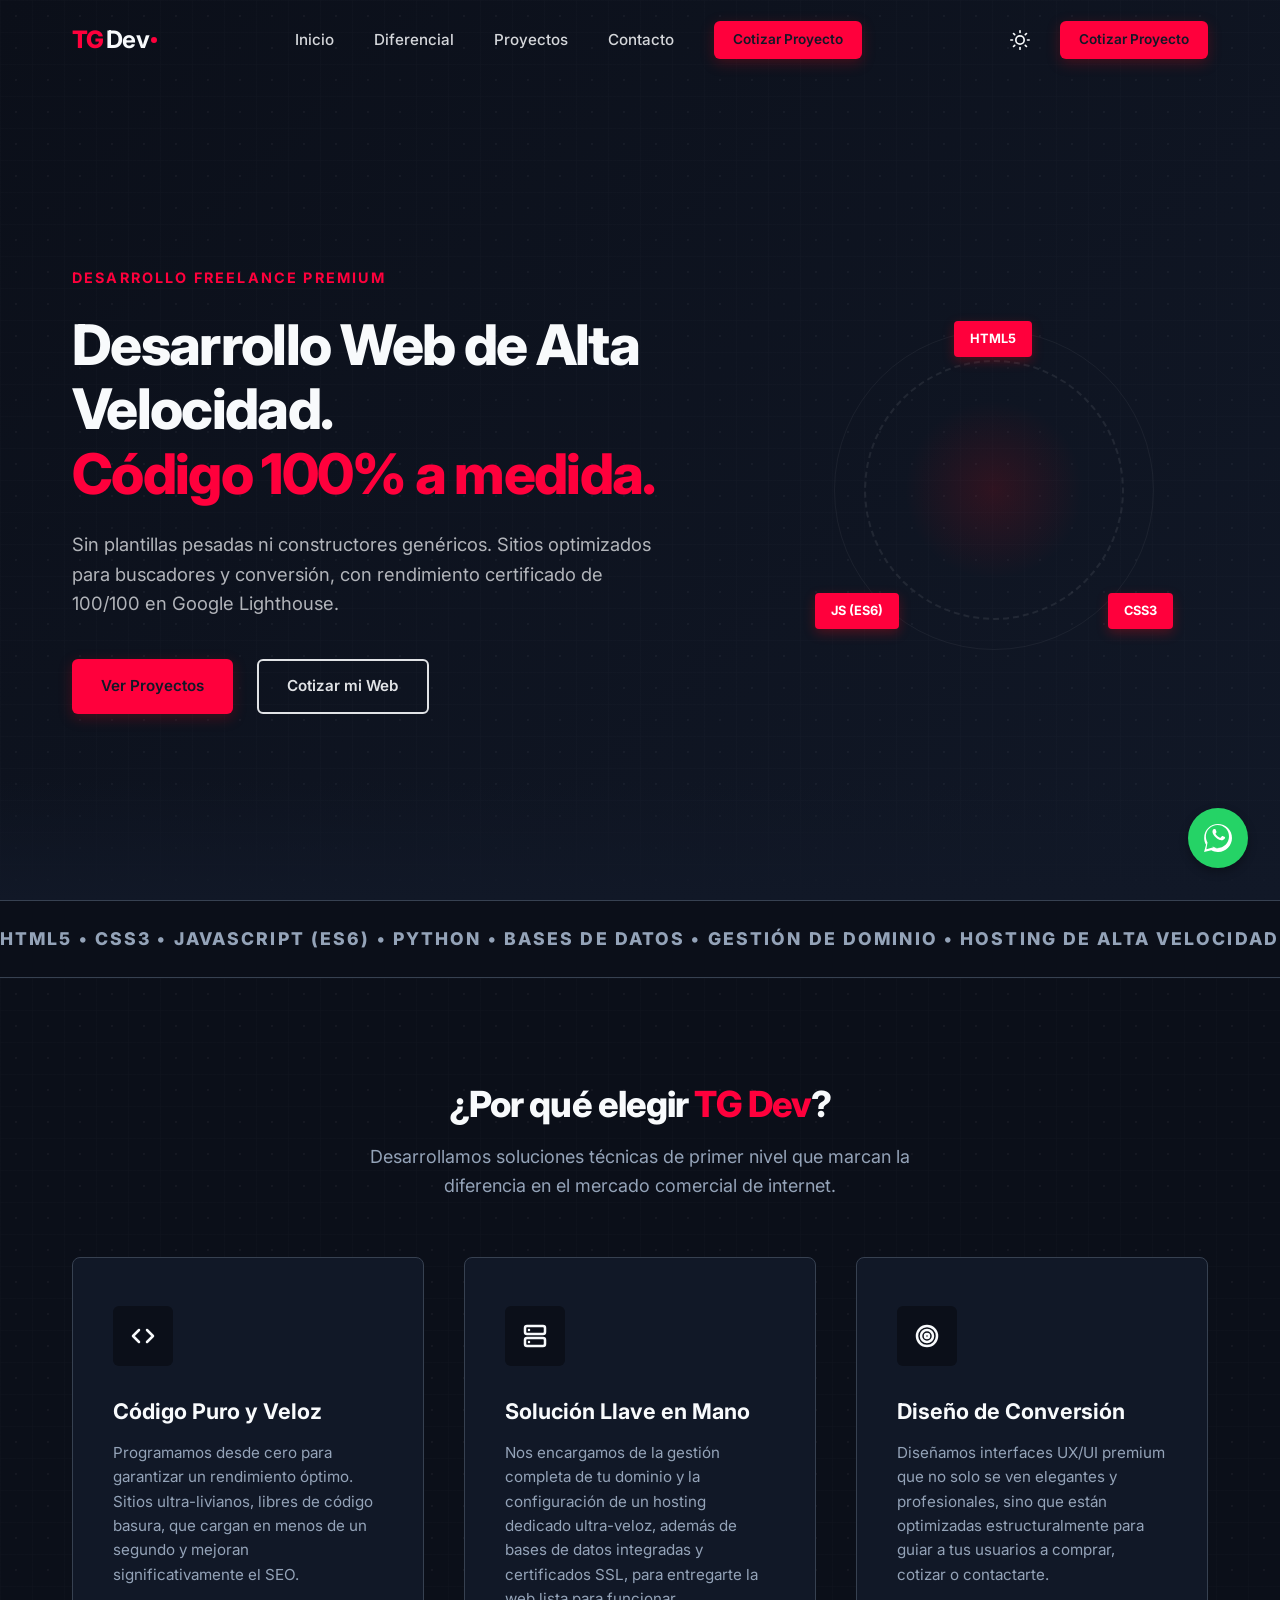
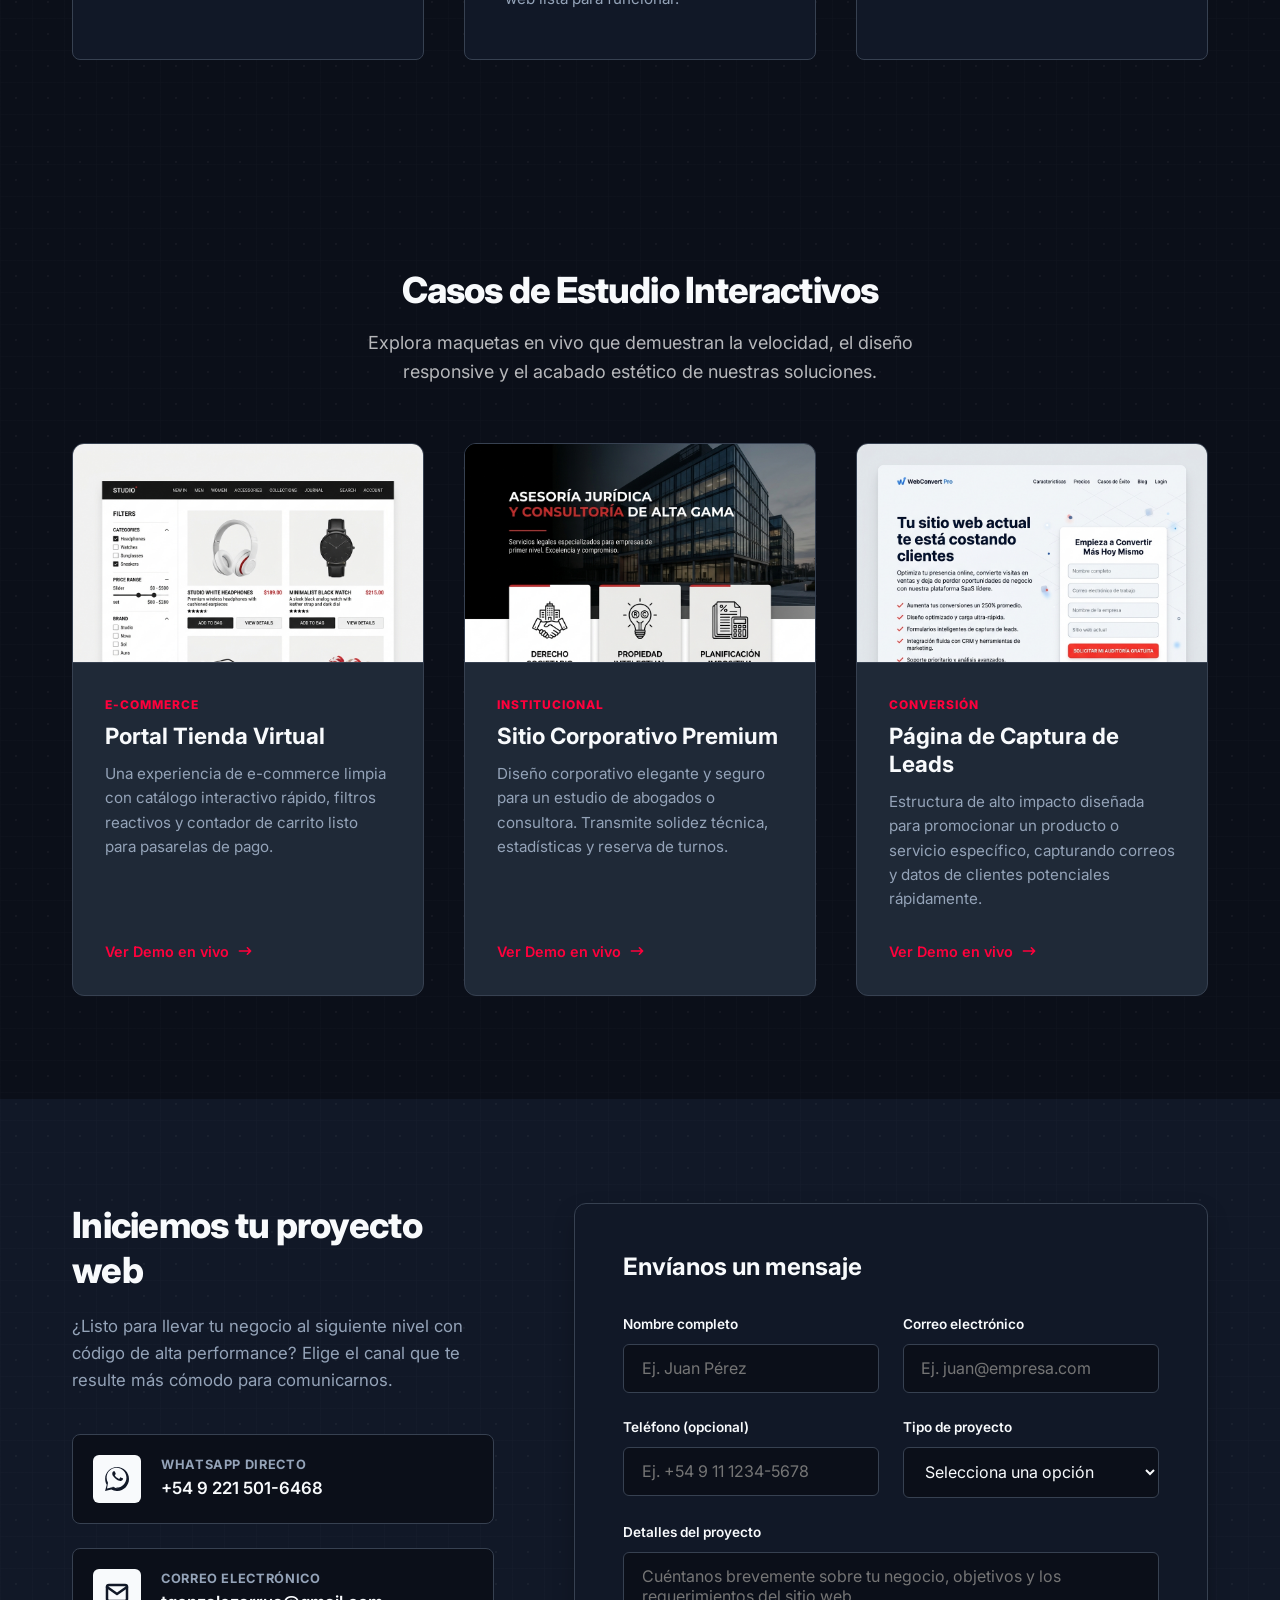
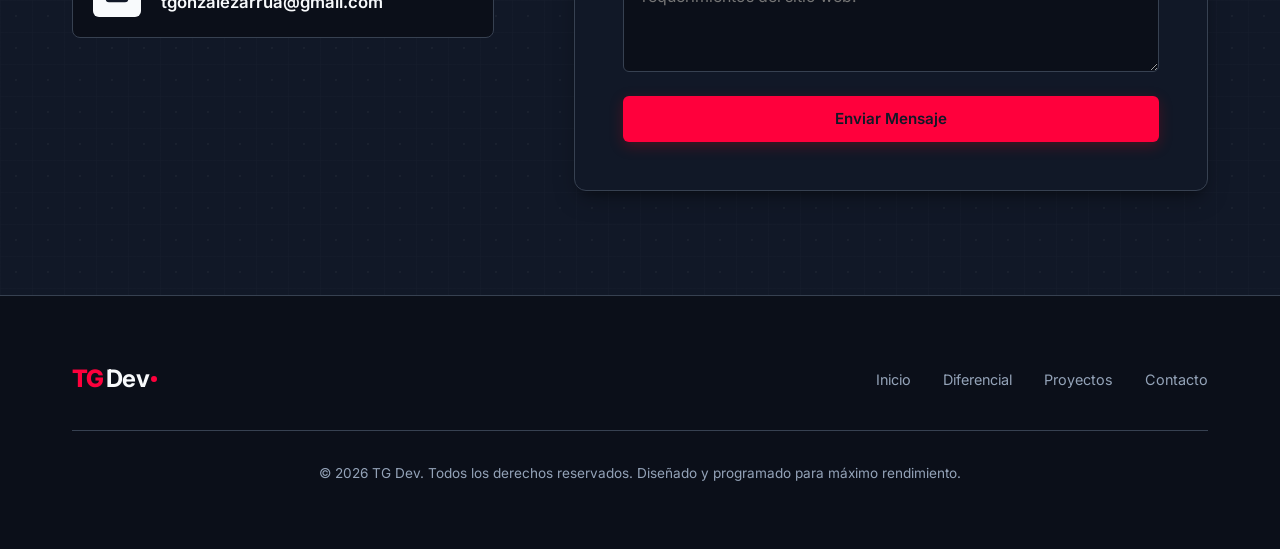
<file: index.html>
<!DOCTYPE html>
<html lang="es">
<head>
  <meta charset="UTF-8">
  <meta name="viewport" content="width=device-width, initial-scale=1.0">
  <meta name="description" content="Sitios web freelance a medida en código puro para el máximo rendimiento y conversión. Soluciones llave en mano de hosting, base de datos y diseño premium en TG Dev.">
  <meta name="robots" content="index, follow">
  <title>TG Dev | Desarrollo Web de Alta Velocidad y Código a Medida</title>
  
  <!-- Preconnect Google Fonts for Performance -->
  <link rel="preconnect" href="https://fonts.googleapis.com">
  <link rel="preconnect" href="https://fonts.gstatic.com" crossorigin>
  <link href="https://fonts.googleapis.com/css2?family=Inter:wght@300;400;500;600;700;800&display=swap" rel="stylesheet">
  
  <!-- Global Stylesheet -->
  <link rel="stylesheet" href="styles.css">
</head>
<body>

  <!-- Header / Navigation -->
  <header class="header">
    <div class="container nav-container">
      <a href="#" class="logo" id="header-logo">
        <span class="logo-brand">TG</span><span class="logo-name">Dev</span><span class="logo-dot"></span>
      </a>
      
      <!-- Nav menu -->
      <ul class="nav-menu" id="nav-menu">
        <li><a href="#" class="nav-link">Inicio</a></li>
        <li><a href="#diferencial" class="nav-link">Diferencial</a></li>
        <li><a href="#proyectos" class="nav-link">Proyectos</a></li>
        <li><a href="#contacto" class="nav-link">Contacto</a></li>
        <li class="mobile-nav-cta">
          <a href="#contacto" class="btn btn-primary btn-small">Cotizar Proyecto</a>
        </li>
      </ul>
      
      <!-- Theme Toggle & CTA Container -->
      <div class="nav-actions">
        <button class="theme-toggle" id="theme-toggle" aria-label="Cambiar tema (Modo Claro / Oscuro)">
          <svg class="sun-icon" width="20" height="20" viewBox="0 0 24 24" fill="none" stroke="currentColor" stroke-width="2" stroke-linecap="round" stroke-linejoin="round">
            <circle cx="12" cy="12" r="5"></circle>
            <line x1="12" y1="1" x2="12" y2="3"></line>
            <line x1="12" y1="21" x2="12" y2="23"></line>
            <line x1="4.22" y1="4.22" x2="5.64" y2="5.64"></line>
            <line x1="18.36" y1="18.36" x2="19.78" y2="19.78"></line>
            <line x1="1" y1="12" x2="3" y2="12"></line>
            <line x1="21" y1="12" x2="23" y2="12"></line>
            <line x1="4.22" y1="19.78" x2="5.64" y2="18.36"></line>
            <line x1="18.36" y1="5.64" x2="19.78" y2="4.22"></line>
          </svg>
          <svg class="moon-icon" width="20" height="20" viewBox="0 0 24 24" fill="none" stroke="currentColor" stroke-width="2" stroke-linecap="round" stroke-linejoin="round">
            <path d="M21 12.79A9 9 0 1 1 11.21 3 7 7 0 0 0 21 12.79z"></path>
          </svg>
        </button>
        <div class="nav-cta">
          <a href="#contacto" class="btn btn-primary btn-small">Cotizar Proyecto</a>
        </div>
      </div>
      
      <!-- Mobile hamburger toggle button -->
      <button class="mobile-toggle" aria-label="Abrir menú de navegación" aria-expanded="false" id="mobile-nav-toggle">
        <span></span>
        <span></span>
        <span></span>
      </button>
    </div>
  </header>

  <!-- Hero Section -->
  <section class="hero" id="inicio">
    <div class="container hero-grid">
      <div class="hero-content">
        <span class="hero-tagline">Desarrollo Freelance Premium</span>
        <h1 class="hero-title">
          Desarrollo Web de Alta Velocidad.<br>
          <span class="text-accent">Código 100% a medida.</span>
        </h1>
        <p class="hero-description">
          Sin plantillas pesadas ni constructores genéricos. Sitios optimizados para buscadores y conversión, con rendimiento certificado de 100/100 en Google Lighthouse.
        </p>
        <div class="hero-actions">
          <a href="#proyectos" class="btn btn-primary">Ver Proyectos</a>
          <a href="#contacto" class="btn btn-secondary">Cotizar mi Web</a>
        </div>
      </div>
      
      <div class="hero-visual" aria-hidden="true">
        <!-- Interactive Tech Node graphic -->
        <div class="tech-circle">
          <div class="tech-node node-1">HTML5</div>
          <div class="tech-node node-2">CSS3</div>
          <div class="tech-node node-3">JS (ES6)</div>
        </div>
      </div>
    </div>
  </section>

  <!-- Infinite Marquee Section -->
  <section class="marquee-section" aria-label="Tecnologías destacadas">
    <div class="marquee-container">
      <div class="marquee-content">
        <span>HTML5 &bull; CSS3 &bull; JavaScript (ES6) &bull; Python &bull; Bases de Datos &bull; Gestión de Dominio &bull; Hosting de Alta Velocidad &nbsp;&nbsp;&nbsp;&bull;&nbsp;&nbsp;&nbsp;</span>
        <span>HTML5 &bull; CSS3 &bull; JavaScript (ES6) &bull; Python &bull; Bases de Datos &bull; Gestión de Dominio &bull; Hosting de Alta Velocidad &nbsp;&nbsp;&nbsp;&bull;&nbsp;&nbsp;&nbsp;</span>
      </div>
    </div>
  </section>

  <!-- Technical Differential Section -->
  <section class="section-padding bg-offset" id="diferencial">
    <div class="container">
      <h2 class="section-title">¿Por qué elegir <span class="text-accent">TG Dev</span>?</h2>
      <p class="section-subtitle">
        Desarrollamos soluciones técnicas de primer nivel que marcan la diferencia en el mercado comercial de internet.
      </p>
      
      <div class="differential-grid reveal-stagger">
        <!-- Column 1: Speed & Clean code -->
        <article class="diff-card">
          <div class="diff-icon-wrapper" aria-hidden="true">
            <!-- Code/Terminal SVG Icon -->
            <svg width="24" height="24" viewBox="0 0 24 24" fill="none" stroke="currentColor" stroke-width="2.5" stroke-linecap="round" stroke-linejoin="round">
              <polyline points="16 18 22 12 16 6"></polyline>
              <polyline points="8 6 2 12 8 18"></polyline>
            </svg>
          </div>
          <h3>Código Puro y Veloz</h3>
          <p>
            Programamos desde cero para garantizar un rendimiento óptimo. Sitios ultra-livianos, libres de código basura, que cargan en menos de un segundo y mejoran significativamente el SEO.
          </p>
        </article>

        <!-- Column 2: Full-Stack Solution -->
        <article class="diff-card">
          <div class="diff-icon-wrapper" aria-hidden="true">
            <!-- Server/Cloud SVG Icon -->
            <svg width="24" height="24" viewBox="0 0 24 24" fill="none" stroke="currentColor" stroke-width="2.5" stroke-linecap="round" stroke-linejoin="round">
              <rect x="2" y="2" width="20" height="8" rx="2" ry="2"></rect>
              <rect x="2" y="14" width="20" height="8" rx="2" ry="2"></rect>
              <line x1="6" y1="6" x2="6.01" y2="6"></line>
              <line x1="6" y1="18" x2="6.01" y2="18"></line>
            </svg>
          </div>
          <h3>Solución Llave en Mano</h3>
          <p>
            Nos encargamos de la gestión completa de tu dominio y la configuración de un hosting dedicado ultra-veloz, además de bases de datos integradas y certificados SSL, para entregarte la web lista para funcionar.
          </p>
        </article>

        <!-- Column 3: Conversion Design -->
        <article class="diff-card">
          <div class="diff-icon-wrapper" aria-hidden="true">
            <!-- Target SVG Icon -->
            <svg width="24" height="24" viewBox="0 0 24 24" fill="none" stroke="currentColor" stroke-width="2.5" stroke-linecap="round" stroke-linejoin="round">
              <circle cx="12" cy="12" r="10"></circle>
              <circle cx="12" cy="12" r="6"></circle>
              <circle cx="12" cy="12" r="2"></circle>
            </svg>
          </div>
          <h3>Diseño de Conversión</h3>
          <p>
            Diseñamos interfaces UX/UI premium que no solo se ven elegantes y profesionales, sino que están optimizadas estructuralmente para guiar a tus usuarios a comprar, cotizar o contactarte.
          </p>
        </article>
      </div>
    </div>
  </section>

  <!-- Interactive Project Showcase Section -->
  <section class="section-padding bg-dark" id="proyectos">
    <div class="container">
      <h2 class="section-title">Casos de Estudio Interactivos</h2>
      <p class="section-subtitle" style="color: rgba(255,255,255,0.7);">
        Explora maquetas en vivo que demuestran la velocidad, el diseño responsive y el acabado estético de nuestras soluciones.
      </p>
      
      <div class="showcase-grid reveal-stagger">
        <!-- E-Commerce Card -->
        <article class="showcase-card">
          <div class="showcase-img-container">
            <img src="assets/img/ecommerce-preview.png" alt="Previsualización de la tienda online ficticia" class="showcase-img" loading="lazy">
          </div>
          <div class="showcase-content">
            <span class="showcase-category">E-Commerce</span>
            <h3>Portal Tienda Virtual</h3>
            <p>Una experiencia de e-commerce limpia con catálogo interactivo rápido, filtros reactivos y contador de carrito listo para pasarelas de pago.</p>
            <a href="demo-ecommerce.html" class="showcase-link">
              Ver Demo en vivo
              <svg viewBox="0 0 20 20" aria-hidden="true">
                <path fill-rule="evenodd" d="M12.293 5.293a1 1 0 011.414 0l4 4a1 1 0 010 1.414l-4 4a1 1 0 01-1.414-1.414L14.586 11H3a1 1 0 110-2h11.586l-2.293-2.293a1 1 0 010-1.414z" clip-rule="evenodd"></path>
              </svg>
            </a>
          </div>
        </article>

        <!-- Institutional Card -->
        <article class="showcase-card">
          <div class="showcase-img-container">
            <img src="assets/img/institucional-preview.png" alt="Previsualización del sitio corporativo ficticio" class="showcase-img" loading="lazy">
          </div>
          <div class="showcase-content">
            <span class="showcase-category">Institucional</span>
            <h3>Sitio Corporativo Premium</h3>
            <p>Diseño corporativo elegante y seguro para un estudio de abogados o consultora. Transmite solidez técnica, estadísticas y reserva de turnos.</p>
            <a href="demo-institucional.html" class="showcase-link">
              Ver Demo en vivo
              <svg viewBox="0 0 20 20" aria-hidden="true">
                <path fill-rule="evenodd" d="M12.293 5.293a1 1 0 011.414 0l4 4a1 1 0 010 1.414l-4 4a1 1 0 01-1.414-1.414L14.586 11H3a1 1 0 110-2h11.586l-2.293-2.293a1 1 0 010-1.414z" clip-rule="evenodd"></path>
              </svg>
            </a>
          </div>
        </article>

        <!-- Landing Page Card -->
        <article class="showcase-card">
          <div class="showcase-img-container">
            <img src="assets/img/landing-preview.png" alt="Previsualización de la landing page de captura" class="showcase-img" loading="lazy">
          </div>
          <div class="showcase-content">
            <span class="showcase-category">Conversión</span>
            <h3>Página de Captura de Leads</h3>
            <p>Estructura de alto impacto diseñada para promocionar un producto o servicio específico, capturando correos y datos de clientes potenciales rápidamente.</p>
            <a href="demo-landing.html" class="showcase-link">
              Ver Demo en vivo
              <svg viewBox="0 0 20 20" aria-hidden="true">
                <path fill-rule="evenodd" d="M12.293 5.293a1 1 0 011.414 0l4 4a1 1 0 010 1.414l-4 4a1 1 0 01-1.414-1.414L14.586 11H3a1 1 0 110-2h11.586l-2.293-2.293a1 1 0 010-1.414z" clip-rule="evenodd"></path>
              </svg>
            </a>
          </div>
        </article>
      </div>
    </div>
  </section>

  <!-- Contact & Call to Action Section -->
  <section class="section-padding" id="contacto">
    <div class="container contact-grid">
      
      <!-- Left Column: Contact Channels -->
      <div class="contact-info reveal">
        <h2>Iniciemos tu proyecto web</h2>
        <p>
          ¿Listo para llevar tu negocio al siguiente nivel con código de alta performance? Elige el canal que te resulte más cómodo para comunicarnos.
        </p>
        
        <div class="contact-channels">
          <!-- WhatsApp Channel -->
          <a href="https://wa.me/5492215016468" class="channel-card whatsapp" target="_blank" rel="noopener noreferrer">
            <div class="channel-icon" aria-hidden="true">
              <!-- WhatsApp SVG -->
              <svg width="24" height="24" viewBox="0 0 24 24" fill="currentColor">
                <path d="M.057 24l1.687-6.163c-1.041-1.804-1.588-3.849-1.587-5.946C.06 5.348 5.397.01 12.008.01c3.202.001 6.212 1.246 8.477 3.514 2.266 2.268 3.507 5.28 3.505 8.484-.004 6.657-5.34 11.997-11.953 11.997-2.005-.001-3.973-.502-5.73-1.464L0 24zm6.59-4.846c1.6.95 3.197 1.451 4.838 1.453 5.485 0 9.94-4.447 9.943-9.919.002-2.65-1.02-5.143-2.88-7.009C16.69 1.815 14.205.793 11.562.793c-5.487 0-9.943 4.449-9.946 9.92-.001 1.774.475 3.498 1.38 5.061L2.03 21.57l6.196-1.625c1.472.802 3.125 1.222 4.79 1.222.001 0 0 0 .001 0zm11.367-7.794c-.302-.151-1.786-.881-2.062-.981-.277-.1-.478-.151-.68.151-.202.302-.782.981-.956 1.181-.176.2-.353.226-.655.076-1.537-.767-2.664-1.333-3.738-3.178-.285-.488.285-.453.816-1.513.088-.176.044-.328-.022-.479-.066-.151-.58-1.4-.796-1.92-.211-.508-.425-.439-.58-.446-.151-.008-.323-.009-.494-.009-.171 0-.45.064-.686.321-.236.257-.902.881-.902 2.148s.922 2.493 1.05 2.661c.126.168 1.814 2.769 4.398 3.882.615.264 1.094.422 1.468.541.618.196 1.18.169 1.625.1.497-.077 1.786-.731 2.038-1.44.252-.708.252-1.314.177-1.44-.075-.127-.277-.202-.58-.352z"/>
              </svg>
            </div>
            <div class="channel-details">
              <span class="channel-label">WhatsApp Directo</span>
              <span class="channel-value">+54 9 221 501-6468</span>
            </div>
          </a>
          
          <!-- Email Channel -->
          <a href="mailto:tgonzalezarrua@gmail.com" class="channel-card email">
            <div class="channel-icon" aria-hidden="true">
              <!-- Envelope SVG -->
              <svg width="24" height="24" viewBox="0 0 24 24" fill="none" stroke="currentColor" stroke-width="2.5" stroke-linecap="round" stroke-linejoin="round">
                <path d="M4 4h16c1.1 0 2 .9 2 2v12c0 1.1-.9 2-2 2H4c-1.1 0-2-.9-2-2V6c0-1.1.9-2 2-2z"></path>
                <polyline points="22,6 12,13 2,6"></polyline>
              </svg>
            </div>
            <div class="channel-details">
              <span class="channel-label">Correo Electrónico</span>
              <span class="channel-value">tgonzalezarrua@gmail.com</span>
            </div>
          </a>
        </div>
      </div>
      
      <!-- Right Column: Netlify Contact Form -->
      <div class="contact-form-wrapper reveal">
        <h3 class="contact-form-title">Envíanos un mensaje</h3>
        
        <!-- Netlify Form Setup -->
        <form name="contact" method="POST" data-netlify="true" netlify-honeypot="bot-field" id="contact-form">
          <input type="hidden" name="form-name" value="contact" />
          <p style="display:none">
            <label>Don't fill this out if you're human: <input name="bot-field" /></label>
          </p>
          
          <div class="form-row">
            <div class="form-group">
              <label for="name" class="form-label">Nombre completo</label>
              <input type="text" name="name" id="name" class="form-input" placeholder="Ej. Juan Pérez" required>
            </div>
            <div class="form-group">
              <label for="email" class="form-label">Correo electrónico</label>
              <input type="email" name="email" id="email" class="form-input" placeholder="Ej. juan@empresa.com" required>
            </div>
          </div>
          
          <div class="form-row">
            <div class="form-group">
              <label for="phone" class="form-label">Teléfono (opcional)</label>
              <input type="tel" name="phone" id="phone" class="form-input" placeholder="Ej. +54 9 11 1234-5678">
            </div>
            <div class="form-group">
              <label for="project-type" class="form-label">Tipo de proyecto</label>
              <select name="project-type" id="project-type" class="form-input" required>
                <option value="" disabled selected>Selecciona una opción</option>
                <option value="ecommerce">Tienda Online / E-commerce</option>
                <option value="institutional">Web Corporativa / Institucional</option>
                <option value="landing">Landing Page de Captura</option>
                <option value="custom">Desarrollo Web Personalizado</option>
              </select>
            </div>
          </div>
          
          <div class="form-group">
            <label for="message" class="form-label">Detalles del proyecto</label>
            <textarea name="message" id="message" class="form-input" placeholder="Cuéntanos brevemente sobre tu negocio, objetivos y los requerimientos del sitio web." required></textarea>
          </div>
          
          <button type="submit" class="btn btn-primary" style="width:100%;">Enviar Mensaje</button>
          
          <div id="contact-status" class="form-status" aria-live="polite"></div>
        </form>
      </div>
      
    </div>
  </section>

  <!-- Footer -->
  <footer class="footer">
    <div class="container">
      <div class="footer-content">
        <a href="#" class="logo footer-logo">
          <span class="logo-brand">TG</span><span class="logo-name">Dev</span><span class="logo-dot"></span>
        </a>
        <nav aria-label="Menú secundario">
          <ul class="footer-links">
            <li><a href="#" class="footer-link">Inicio</a></li>
            <li><a href="#diferencial" class="footer-link">Diferencial</a></li>
            <li><a href="#proyectos" class="footer-link">Proyectos</a></li>
            <li><a href="#contacto" class="footer-link">Contacto</a></li>
          </ul>
        </nav>
      </div>
      
      <div class="footer-copyright">
        &copy; 2026 TG Dev. Todos los derechos reservados. Diseñado y programado para máximo rendimiento.
      </div>
    </div>
  </footer>

  <!-- Floating WhatsApp Contact Button -->
  <a href="https://wa.me/5492215016468" class="whatsapp-float" target="_blank" rel="noopener noreferrer" aria-label="Cotizar proyecto por WhatsApp">
    <span class="whatsapp-tooltip">Cotizar proyecto</span>
    <svg viewBox="0 0 24 24" fill="currentColor" width="28" height="28">
      <path d="M.057 24l1.687-6.163c-1.041-1.804-1.588-3.849-1.587-5.946C.06 5.348 5.397.01 12.008.01c3.202.001 6.212 1.246 8.477 3.514 2.266 2.268 3.507 5.28 3.505 8.484-.004 6.657-5.34 11.997-11.953 11.997-2.005-.001-3.973-.502-5.73-1.464L0 24zm6.59-4.846c1.6.95 3.197 1.451 4.838 1.453 5.485 0 9.94-4.447 9.943-9.919.002-2.65-1.02-5.143-2.88-7.009C16.69 1.815 14.205.793 11.562.793c-5.487 0-9.943 4.449-9.946 9.92-.001 1.774.475 3.498 1.38 5.061L2.03 21.57l6.196-1.625c1.472.802 3.125 1.222 4.79 1.222.001 0 0 0 .001 0zm11.367-7.794c-.302-.151-1.786-.881-2.062-.981-.277-.1-.478-.151-.68.151-.202.302-.782.981-.956 1.181-.176.2-.353.226-.655.076-1.537-.767-2.664-1.333-3.738-3.178-.285-.488.285-.453.816-1.513.088-.176.044-.328-.022-.479-.066-.151-.58-1.4-.796-1.92-.211-.508-.425-.439-.58-.446-.151-.008-.323-.009-.494-.009-.171 0-.45.064-.686.321-.236.257-.902.881-.902 2.148s.922 2.493 1.05 2.661c.126.168 1.814 2.769 4.398 3.882.615.264 1.094.422 1.468.541.618.196 1.18.169 1.625.1.497-.077 1.786-.731 2.038-1.44.252-.708.252-1.314.177-1.44-.075-.127-.277-.202-.58-.352z"/>
    </svg>
  </a>

  <!-- Core JavaScript -->
  <script src="main.js"></script>
</body>
</html>
</file>
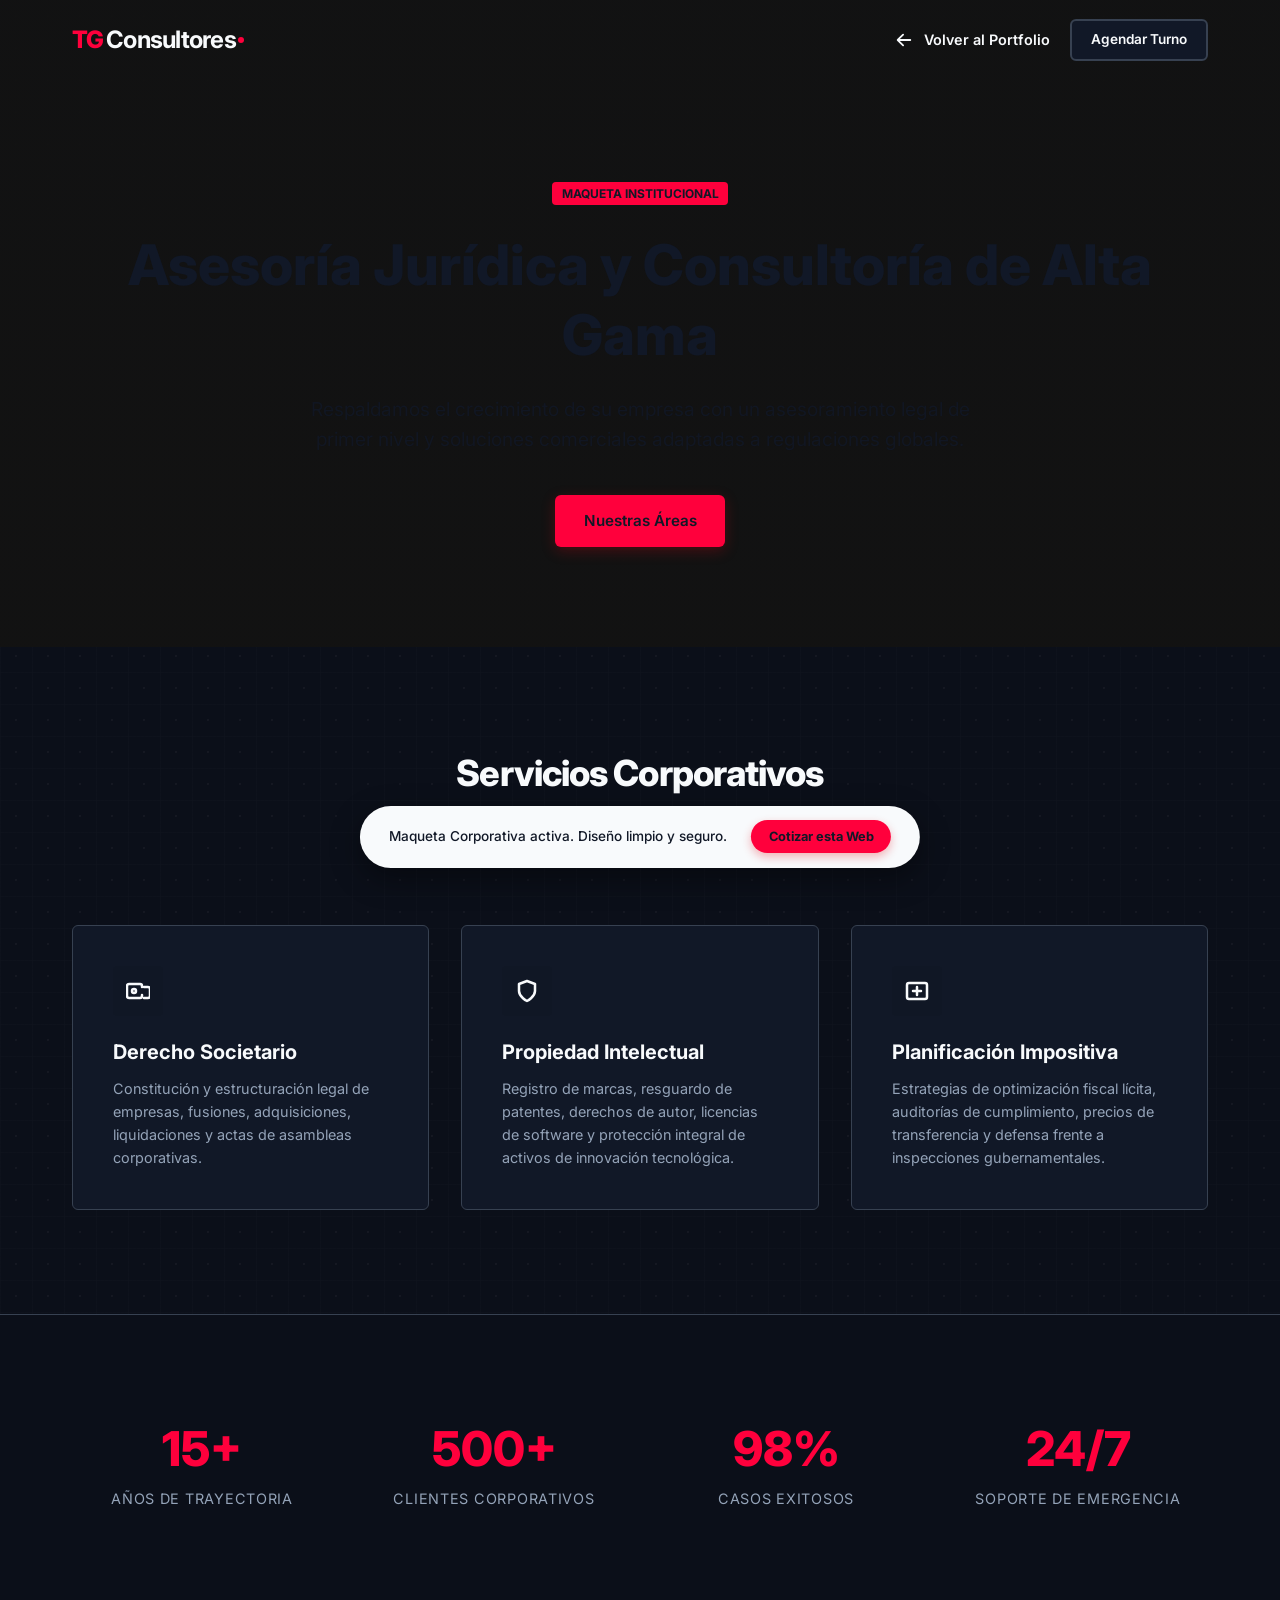
<file: demo-institucional.html>
<!DOCTYPE html>
<html lang="es">
<head>
  <meta charset="UTF-8">
  <meta name="viewport" content="width=device-width, initial-scale=1.0">
  <meta name="description" content="Maqueta interactiva de sitio web institucional de consultoría corporativa y legal. Diseñado para transmitir solidez por TG Dev.">
  <title>TG Consultores Demo | Solidez y Rigor Corporativo</title>
  
  <!-- Preconnect Google Fonts for Performance -->
  <link rel="preconnect" href="https://fonts.googleapis.com">
  <link rel="preconnect" href="https://fonts.gstatic.com" crossorigin>
  <link href="https://fonts.googleapis.com/css2?family=Inter:wght@300;400;500;600;700;800&display=swap" rel="stylesheet">
  
  <!-- Global Stylesheet -->
  <link rel="stylesheet" href="styles.css">
</head>
<body class="demo-body">

  <!-- Header / Navigation -->
  <header class="header">
    <div class="container nav-container">
      <a href="index.html" class="logo">
        <span class="logo-brand">TG</span><span class="logo-name">Consultores</span><span class="logo-dot"></span>
      </a>
      
      <!-- Demo Navigation Action Buttons -->
      <div class="demo-nav-cta">
        <a href="index.html#proyectos" class="demo-back-btn" aria-label="Volver a proyectos del portfolio">
          <svg width="18" height="18" viewBox="0 0 20 20" fill="currentColor" style="display:inline-block; vertical-align:middle; margin-right:4px;">
            <path fill-rule="evenodd" d="M9.707 16.707a1 1 0 01-1.414 0l-6-6a1 1 0 010-1.414l6-6a1 1 0 011.414 1.414L5.414 9H17a1 1 0 110 2H5.414l4.293 4.293a1 1 0 010 1.414z" clip-rule="evenodd" />
          </svg>
          Volver al Portfolio
        </a>
        <a href="#agendar" class="btn btn-outline-dark btn-small" style="background:var(--neutral-light); border-color:var(--border-light);">Agendar Turno</a>
      </div>
    </div>
  </header>

  <!-- Institutional Hero Section -->
  <section class="inst-hero">
    <div class="container">
      <span class="demo-badge">Maqueta Institucional</span>
      <h1 style="margin-top: 1.5rem;">Asesoría Jurídica y Consultoría de Alta Gama</h1>
      <p>
        Respaldamos el crecimiento de su empresa con un asesoramiento legal de primer nivel y soluciones comerciales adaptadas a regulaciones globales.
      </p>
      <a href="#especialidades" class="btn btn-primary">Nuestras Áreas</a>
    </div>
  </section>

  <!-- Practice Areas Section -->
  <section class="section-padding" id="especialidades">
    <div class="container">
      <h2 class="section-title">Servicios Corporativos</h2>
      <p class="section-subtitle">
        Proporcionamos una cobertura técnica integral y estructurada en diversas áreas de negocios y regulaciones gubernamentales.
      </p>
      
      <div class="inst-practice-grid">
        <!-- Area 1 -->
        <article class="inst-practice-card">
          <div class="inst-practice-icon" aria-hidden="true">
            <!-- Scales / Legal SVG Icon -->
            <svg width="24" height="24" viewBox="0 0 24 24" fill="none" stroke="currentColor" stroke-width="2.5" stroke-linecap="round" stroke-linejoin="round">
              <path d="M16 16v1a2 2 0 0 1-2 2H3a2 2 0 0 1-2-2V7a2 2 0 0 1 2-2h11a2 2 0 0 1 2 2v1"></path>
              <path d="M18 8h4a2 2 0 0 1 2 2v7a2 2 0 0 1-2 2h-4"></path>
              <circle cx="8" cy="12" r="2"></circle>
            </svg>
          </div>
          <h3>Derecho Societario</h3>
          <p>
            Constitución y estructuración legal de empresas, fusiones, adquisiciones, liquidaciones y actas de asambleas corporativas.
          </p>
        </article>

        <!-- Area 2 -->
        <article class="inst-practice-card">
          <div class="inst-practice-icon" aria-hidden="true">
            <!-- Shield SVG Icon -->
            <svg width="24" height="24" viewBox="0 0 24 24" fill="none" stroke="currentColor" stroke-width="2.5" stroke-linecap="round" stroke-linejoin="round">
              <path d="M12 22s8-4 8-10V5l-8-3-8 3v7c0 6 8 10 8 10z"></path>
            </svg>
          </div>
          <h3>Propiedad Intelectual</h3>
          <p>
            Registro de marcas, resguardo de patentes, derechos de autor, licencias de software y protección integral de activos de innovación tecnológica.
          </p>
        </article>

        <!-- Area 3 -->
        <article class="inst-practice-card">
          <div class="inst-practice-icon" aria-hidden="true">
            <!-- Tax / Dollar SVG Icon -->
            <svg width="24" height="24" viewBox="0 0 24 24" fill="none" stroke="currentColor" stroke-width="2.5" stroke-linecap="round" stroke-linejoin="round">
              <rect x="2" y="4" width="20" height="16" rx="2"></rect>
              <line x1="12" y1="8" x2="12" y2="16"></line>
              <line x1="8" y1="12" x2="16" y2="12"></line>
            </svg>
          </div>
          <h3>Planificación Impositiva</h3>
          <p>
            Estrategias de optimización fiscal lícita, auditorías de cumplimiento, precios de transferencia y defensa frente a inspecciones gubernamentales.
          </p>
        </article>
      </div>
    </div>
  </section>

  <!-- Corporate Milestones Stats Section -->
  <section class="section-padding inst-stats" id="agendar">
    <div class="container">
      <div class="inst-stats-grid">
        <div class="inst-stat-item">
          <h3>15+</h3>
          <p>Años de Trayectoria</p>
        </div>
        <div class="inst-stat-item">
          <h3>500+</h3>
          <p>Clientes Corporativos</p>
        </div>
        <div class="inst-stat-item">
          <h3>98%</h3>
          <p>Casos Exitosos</p>
        </div>
        <div class="inst-stat-item">
          <h3>24/7</h3>
          <p>Soporte de Emergencia</p>
        </div>
      </div>
    </div>
  </section>

  <!-- Demo Return Banner -->
  <div class="demo-banner" role="status">
    <span class="demo-banner-text">Maqueta Corporativa activa. Diseño limpio y seguro.</span>
    <a href="index.html#contacto" class="demo-banner-btn">Cotizar esta Web</a>
  </div>

  <!-- Scripts -->
  <script src="main.js"></script>
</body>
</html>
</file>
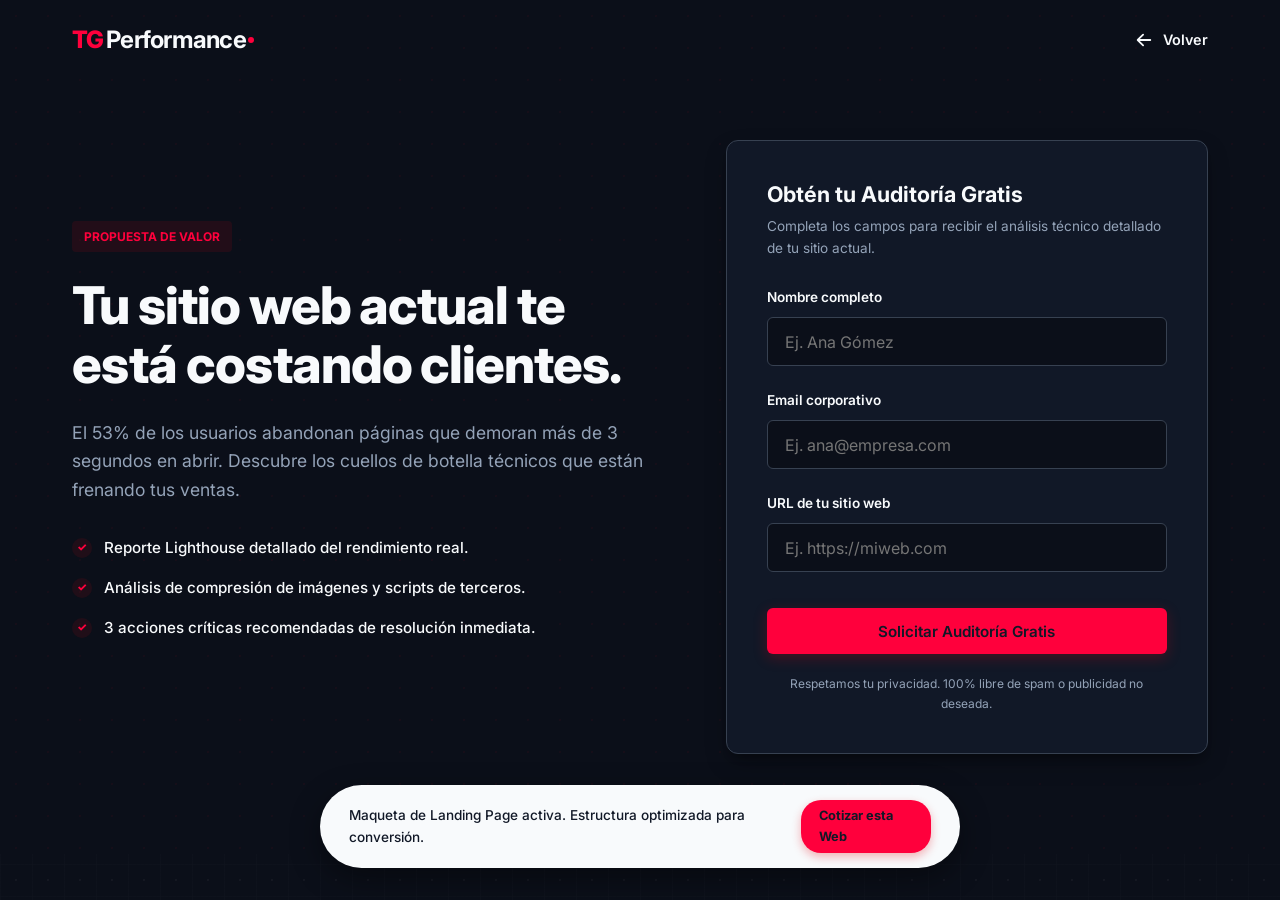
<file: demo-landing.html>
<!DOCTYPE html>
<html lang="es">
<head>
  <meta charset="UTF-8">
  <meta name="viewport" content="width=device-width, initial-scale=1.0">
  <meta name="description" content="Maqueta interactiva de landing page para captura de leads. Optimizado por TG Dev para conversiones de campañas publicitarias.">
  <title>TG Performance Demo | Auditoría de Velocidad Web Gratuita</title>
  
  <!-- Preconnect Google Fonts for Performance -->
  <link rel="preconnect" href="https://fonts.googleapis.com">
  <link rel="preconnect" href="https://fonts.gstatic.com" crossorigin>
  <link href="https://fonts.googleapis.com/css2?family=Inter:wght@300;400;500;600;700;800&display=swap" rel="stylesheet">
  
  <!-- Global Stylesheet -->
  <link rel="stylesheet" href="styles.css">
</head>
<body class="demo-body">

  <!-- Header / Navigation -->
  <header class="header">
    <div class="container nav-container">
      <a href="index.html" class="logo">
        <span class="logo-brand">TG</span><span class="logo-name">Performance</span><span class="logo-dot"></span>
      </a>
      
      <!-- Demo Navigation Action Buttons -->
      <div class="demo-nav-cta">
        <a href="index.html#proyectos" class="demo-back-btn" aria-label="Volver a proyectos del portfolio">
          <svg width="18" height="18" viewBox="0 0 20 20" fill="currentColor" style="display:inline-block; vertical-align:middle; margin-right:4px;">
            <path fill-rule="evenodd" d="M9.707 16.707a1 1 0 01-1.414 0l-6-6a1 1 0 010-1.414l6-6a1 1 0 011.414 1.414L5.414 9H17a1 1 0 110 2H5.414l4.293 4.293a1 1 0 010 1.414z" clip-rule="evenodd" />
          </svg>
          Volver
        </a>
      </div>
    </div>
  </header>

  <!-- Landing Hero Section -->
  <section class="land-hero">
    <div class="container land-hero-grid">
      
      <!-- Left Column: Value Proposition -->
      <div>
        <span class="land-tag">Propuesta de Valor</span>
        <h1 class="land-title">Tu sitio web actual te está costando clientes.</h1>
        <p class="land-desc">
          El 53% de los usuarios abandonan páginas que demoran más de 3 segundos en abrir. Descubre los cuellos de botella técnicos que están frenando tus ventas.
        </p>
        
        <ul class="land-bullets" aria-label="Beneficios de la auditoría">
          <li class="land-bullet-item">
            <span class="land-bullet-check" aria-hidden="true">✓</span>
            Reporte Lighthouse detallado del rendimiento real.
          </li>
          <li class="land-bullet-item">
            <span class="land-bullet-check" aria-hidden="true">✓</span>
            Análisis de compresión de imágenes y scripts de terceros.
          </li>
          <li class="land-bullet-item">
            <span class="land-bullet-check" aria-hidden="true">✓</span>
            3 acciones críticas recomendadas de resolución inmediata.
          </li>
        </ul>
      </div>
      
      <!-- Right Column: Opt-In Capture Form Card -->
      <div class="land-form-card">
        <h2 class="land-form-title">Obtén tu Auditoría Gratis</h2>
        <p class="land-form-desc">Completa los campos para recibir el análisis técnico detallado de tu sitio actual.</p>
        
        <!-- Netlify Opt-In Form Setup -->
        <form name="lead-optin" method="POST" data-netlify="true" netlify-honeypot="bot-field" id="landing-optin-form">
          <input type="hidden" name="form-name" value="lead-optin" />
          <p style="display:none">
            <label>Don't fill this out if you're human: <input name="bot-field" /></label>
          </p>
          
          <div class="form-group">
            <label for="lead-name" class="form-label">Nombre completo</label>
            <input type="text" name="name" id="lead-name" class="form-input" placeholder="Ej. Ana Gómez" required>
          </div>
          
          <div class="form-group">
            <label for="lead-email" class="form-label">Email corporativo</label>
            <input type="email" name="email" id="lead-email" class="form-input" placeholder="Ej. ana@empresa.com" required>
          </div>
          
          <div class="form-group">
            <label for="lead-web" class="form-label">URL de tu sitio web</label>
            <input type="url" name="web" id="lead-web" class="form-input" placeholder="Ej. https://miweb.com" required>
          </div>
          
          <button type="submit" class="btn btn-primary" style="width:100%; margin-top:0.75rem;">Solicitar Auditoría Gratis</button>
          
          <div id="landing-status" class="form-status" aria-live="polite"></div>
          
          <p style="font-size:0.75rem; text-align:center; color:var(--neutral-muted); margin-top:1.25rem;">
            Respetamos tu privacidad. 100% libre de spam o publicidad no deseada.
          </p>
        </form>
      </div>
      
    </div>
  </section>

  <!-- Demo Return Banner -->
  <div class="demo-banner" role="status">
    <span class="demo-banner-text">Maqueta de Landing Page activa. Estructura optimizada para conversión.</span>
    <a href="index.html#contacto" class="demo-banner-btn">Cotizar esta Web</a>
  </div>

  <!-- Scripts -->
  <script src="main.js"></script>
</body>
</html>
</file>
<file: styles.css>
/* ==========================================================================
   TG DEV - MODERN DESIGN SYSTEM & GLOBAL STYLES
   ========================================================================== */

/* Import Google Fonts - Inter */
@import url('https://fonts.googleapis.com/css2?family=Inter:wght@300;400;500;600;700;800&display=swap');

:root {
  /* Common variables */
  --accent: #FF003C;          /* Vibrant High-Contrast Red - CTA & Highlights */
  --accent-hover: #C2002B;    /* Dark Red - Hover states */
  --font-sans: 'Inter', -apple-system, BlinkMacSystemFont, "Segoe UI", Roboto, sans-serif;
  
  /* Layout & Spacing */
  --container-max-width: 1200px;
  --header-height: 80px;
  --header-shrink-height: 70px;
  
  /* Transitions */
  --transition-fast: all 0.15s ease;
  --transition-normal: all 0.3s cubic-bezier(0.25, 0.8, 0.25, 1);
  --transition-slow: all 0.5s cubic-bezier(0.25, 0.8, 0.25, 1);

  /* ==========================================
     LIGHT THEME (Default)
     ========================================== */
  --primary: #0F172A;         /* Slate 900 - Text headings / dark elements */
  --primary-light: #FFFFFF;   /* Cards bg */
  --primary-dark: #F8FAFC;    /* Slate 50 - Dark background fallback */
  
  --neutral-dark: #0F172A;    /* Slate 900 - Text primary */
  --neutral-muted: #475569;   /* Slate 600 - Text secondary */
  --neutral-light: #FFFFFF;   /* Pure white - Primary background */
  --neutral-bg-light: #F8FAFC;/* Slate 50 - Page offset background */
  
  --border-light: #E2E8F0;    /* Slate 200 border */
  --border-dark: #E2E8F0;     /* Slate 200 border dark fallback */
  
  --shadow-sm: 0 1px 3px rgba(0,0,0,0.05), 0 1px 2px rgba(0,0,0,0.03);
  --shadow-md: 0 4px 6px -1px rgba(0, 0, 0, 0.05), 0 2px 4px -1px rgba(0, 0, 0, 0.03);
  --shadow-lg: 0 10px 25px -5px rgba(0, 0, 0, 0.05), 0 8px 10px -6px rgba(0, 0, 0, 0.03);
  --shadow-premium: 0 20px 40px rgba(0, 0, 0, 0.05);

  --hero-bg: linear-gradient(135deg, #F8FAFC 0%, #FFFFFF 100%);
  --hero-grid: rgba(15, 23, 42, 0.02);
  --hero-title-color: #0F172A;
  --hero-desc-color: #475569;
  --tech-circle-border: rgba(15, 23, 42, 0.05);
  --tech-circle-dash: rgba(15, 23, 42, 0.08);

  /* Background Grid Texture */
  --bg-texture: 
    radial-gradient(rgba(15, 23, 42, 0.06) 1.5px, transparent 1.5px),
    linear-gradient(rgba(15, 23, 42, 0.02) 1px, transparent 1px),
    linear-gradient(90deg, rgba(15, 23, 42, 0.02) 1px, transparent 1px);
  
  /* Institutional Hero Theme-Aware Variables */
  --inst-hero-bg: linear-gradient(rgba(255, 255, 255, 0.85), rgba(255, 255, 255, 0.9)), url('https://images.unsplash.com/photo-1486406146926-c627a92ad1ab?q=80&w=1200') no-repeat center center/cover;
  --inst-hero-text: var(--neutral-dark);
}

[data-theme="dark"] {
  /* ==========================================
     DARK THEME (Slate-Grey Premium)
     ========================================== */
  --primary: #F8FAFC;         /* Slate 50 - Headings light */
  --primary-light: #1F2937;   /* Slate 800 - Cards background */
  --primary-dark: #0B0F19;    /* Slate 950 - Footer background */
  
  --neutral-dark: #F8FAFC;    /* Slate 50 - Near white text */
  --neutral-muted: #94A3B8;   /* Slate 400 - Muted gray text */
  --neutral-light: #111827;   /* Slate 900 - Primary dark background */
  --neutral-bg-light: #0B0F19;/* Slate 950 background */
  
  --border-light: #374151;    /* Slate 700 - Borders dark */
  --border-dark: #1F2937;     
  
  --shadow-sm: 0 1px 3px rgba(0,0,0,0.3), 0 1px 2px rgba(0,0,0,0.2);
  --shadow-md: 0 4px 6px -1px rgba(0, 0, 0, 0.3), 0 2px 4px -1px rgba(0, 0, 0, 0.2);
  --shadow-lg: 0 10px 25px -5px rgba(0, 0, 0, 0.35), 0 8px 10px -6px rgba(0, 0, 0, 0.3);
  --shadow-premium: 0 20px 40px rgba(0, 0, 0, 0.5);

  /* Hero Dark Grid */
  --hero-bg: linear-gradient(135deg, #0B0F19 0%, #111827 100%);
  --hero-grid: rgba(255, 255, 255, 0.02);
  --hero-title-color: #F8FAFC;
  --hero-desc-color: rgba(248, 250, 252, 0.7);
  --tech-circle-border: rgba(255, 255, 255, 0.05);
  --tech-circle-dash: rgba(255, 255, 255, 0.08);

  /* Background Grid Texture */
  --bg-texture: 
    radial-gradient(rgba(248, 250, 252, 0.04) 1.5px, transparent 1.5px),
    linear-gradient(rgba(248, 250, 252, 0.01) 1px, transparent 1px),
    linear-gradient(90deg, rgba(248, 250, 252, 0.01) 1px, transparent 1px);

  /* Institutional Hero Theme-Aware Variables */
  --inst-hero-bg: linear-gradient(rgba(18, 18, 18, 0.95), rgba(18, 18, 18, 0.98)), url('https://images.unsplash.com/photo-1486406146926-c627a92ad1ab?q=80&w=1200') no-repeat center center/cover;
  --inst-hero-text: var(--neutral-light);
}

/* ==========================================================================
   RESET & BASE STYLES
   ========================================================================== */
*, *::before, *::after {
  box-sizing: border-box;
  margin: 0;
  padding: 0;
}

html {
  scroll-behavior: smooth;
  font-size: 16px;
  -webkit-font-smoothing: antialiased;
  -moz-osx-font-smoothing: grayscale;
}

body {
  font-family: var(--font-sans);
  background-color: var(--neutral-light);
  background-image: var(--bg-texture); /* Applied grid dot texture */
  background-size: 32px 32px, 32px 32px, 32px 32px;
  color: var(--neutral-dark);
  line-height: 1.6;
  overflow-x: hidden;
}

h1, h2, h3, h4, h5, h6 {
  font-weight: 700;
  line-height: 1.25;
  color: var(--primary);
}

a {
  color: inherit;
  text-decoration: none;
  transition: var(--transition-fast);
}

img {
  max-width: 100%;
  height: auto;
  display: block;
}

input, textarea, button, select {
  font-family: inherit;
  font-size: 1rem;
}

button {
  cursor: pointer;
  border: none;
  background: none;
  outline: none;
}

/* ==========================================================================
   UTILITY CLASSES
   ========================================================================== */
.container {
  width: 100%;
  max-width: var(--container-max-width);
  margin-right: auto;
  margin-left: auto;
  padding-right: 2rem;
  padding-left: 2rem;
}

.section-padding {
  padding-top: 6.5rem;
  padding-bottom: 6.5rem;
}

.section-title {
  font-size: 2.25rem;
  font-weight: 800;
  text-align: center;
  margin-bottom: 1rem;
  letter-spacing: -0.025em;
}

.section-subtitle {
  font-size: 1.125rem;
  color: var(--neutral-muted);
  text-align: center;
  max-width: 600px;
  margin: 0 auto 3.5rem auto;
}

.text-accent {
  color: var(--accent);
}

.bg-dark {
  background-color: var(--neutral-bg-light);
  color: var(--neutral-dark);
  background-image: var(--bg-texture);
  background-size: 32px 32px, 32px 32px, 32px 32px;
}

.bg-dark h1, .bg-dark h2, .bg-dark h3, .bg-dark h4 {
  color: var(--primary);
}

.bg-offset {
  background-color: var(--neutral-bg-light);
  background-image: var(--bg-texture);
  background-size: 32px 32px, 32px 32px, 32px 32px;
}

/* ==========================================================================
   BUTTONS
   ========================================================================== */
.btn {
  display: inline-flex;
  align-items: center;
  justify-content: center;
  padding: 0.85rem 1.8rem;
  font-weight: 600;
  font-size: 0.95rem;
  border-radius: 6px;
  transition: var(--transition-normal);
  text-align: center;
  position: relative;
  overflow: hidden;
  gap: 0.5rem;
  z-index: 1;
}

.btn::before {
  content: '';
  position: absolute;
  top: 0;
  left: 0;
  width: 100%;
  height: 100%;
  background: rgba(255, 255, 255, 0.08);
  transform: scaleX(0);
  transform-origin: right;
  transition: transform 0.4s ease-in-out;
  z-index: -1;
}

.btn:hover::before {
  transform: scaleX(1);
  transform-origin: left;
}

.btn-primary {
  background-color: var(--accent);
  color: var(--neutral-light);
  box-shadow: 0 4px 14px rgba(229, 9, 20, 0.25);
}

.btn-primary:hover {
  background-color: var(--accent-hover);
  box-shadow: 0 6px 20px rgba(229, 9, 20, 0.35);
  transform: translateY(-2px);
}

.btn-secondary {
  background-color: transparent;
  color: var(--primary);
  border: 2px solid var(--primary);
  opacity: 0.9;
}

.btn-secondary:hover {
  color: var(--accent);
  border-color: var(--accent);
  background-color: rgba(255, 0, 60, 0.05);
  transform: translateY(-2px);
  opacity: 1;
}

.btn-outline-dark {
  background-color: transparent;
  color: var(--primary);
  border: 2px solid var(--primary);
}

.btn-outline-dark:hover {
  background-color: var(--primary);
  color: var(--neutral-light);
  transform: translateY(-2px);
}

.btn-small {
  padding: 0.5rem 1.2rem;
  font-size: 0.85rem;
}

/* ==========================================================================
   HEADER / NAVIGATION
   ========================================================================== */
.header {
  position: fixed;
  top: 0;
  left: 0;
  width: 100%;
  height: var(--header-height);
  display: flex;
  align-items: center;
  z-index: 1000;
  transition: var(--transition-normal);
  background: transparent;
}

.header.scrolled {
  height: var(--header-shrink-height);
  background: rgba(18, 18, 18, 0.95);
  backdrop-filter: blur(16px);
  -webkit-backdrop-filter: blur(16px);
  box-shadow: var(--shadow-md);
  border-bottom: 1px solid rgba(255, 255, 255, 0.08);
}

.header.scrolled-light {
  height: var(--header-shrink-height);
  background: rgba(255, 255, 255, 0.95);
  backdrop-filter: blur(16px);
  -webkit-backdrop-filter: blur(16px);
  box-shadow: var(--shadow-md);
  border-bottom: 1px solid rgba(15, 23, 42, 0.08);
}

.nav-container {
  display: flex;
  justify-content: space-between;
  align-items: center;
  width: 100%;
}

.logo {
  font-size: 1.5rem;
  font-weight: 800;
  letter-spacing: -0.03em;
  display: flex;
  align-items: center;
  gap: 0.15rem;
}

.logo-brand {
  color: var(--accent);
  font-weight: 800;
}

.logo-name {
  color: var(--primary);
  font-weight: 700;
  transition: var(--transition-normal);
}

.logo-dot {
  width: 6px;
  height: 6px;
  background-color: var(--accent);
  border-radius: 50%;
  display: inline-block;
}

.nav-menu {
  display: flex;
  align-items: center;
  gap: 2.5rem;
  list-style: none;
}

.nav-link {
  font-size: 0.95rem;
  font-weight: 500;
  color: var(--primary); /* Swap dynamically between themes */
  opacity: 0.85;
  position: relative;
  padding: 0.5rem 0;
}

.nav-link::after {
  content: '';
  position: absolute;
  bottom: 0;
  left: 0;
  width: 100%;
  height: 2px;
  background-color: var(--accent);
  transform: scaleX(0);
  transform-origin: right;
  transition: transform 0.3s cubic-bezier(0.25, 0.8, 0.25, 1);
}

.nav-link:hover {
  color: var(--accent); /* Hover accent highlight */
  opacity: 1;
}

.nav-link:hover::after {
  transform: scaleX(1);
  transform-origin: left;
}

.header.scrolled-light .nav-link:hover {
  color: var(--accent);
}

.nav-cta {
  display: flex;
  align-items: center;
}

/* Mobile Toggle */
.mobile-toggle {
  display: none;
  flex-direction: column;
  justify-content: space-between;
  width: 24px;
  height: 18px;
  background: transparent;
  border: none;
  cursor: pointer;
  z-index: 1100;
}

.mobile-toggle span {
  width: 100%;
  height: 2px;
  background-color: var(--primary); /* Swap dynamically */
  border-radius: 2px;
  transition: var(--transition-normal);
}

/* ==========================================================================
   PORTFOLIO MAIN LANDING (INDEX.HTML)
   ========================================================================== */

/* Hero Section */
.hero {
  position: relative;
  min-height: 100vh;
  display: flex;
  align-items: center;
  padding-top: var(--header-height);
  background: var(--hero-bg);
  background-image: 
    var(--bg-texture),
    var(--hero-bg);
  background-size: 32px 32px, 32px 32px, 32px 32px, 100% 100%;
  overflow: hidden;
}

.hero::after {
  content: '';
  position: absolute;
  bottom: 0;
  left: 0;
  width: 100%;
  height: 120px;
  background: linear-gradient(to top, var(--neutral-light), transparent);
  pointer-events: none;
}

.hero-grid {
  display: grid;
  grid-template-columns: 1.2fr 0.8fr;
  align-items: center;
  gap: 4rem;
  width: 100%;
}

.hero-content {
  z-index: 5;
  animation: fadeIn 0.8s ease-out;
}

.hero-tagline {
  font-size: 0.9rem;
  font-weight: 700;
  text-transform: uppercase;
  letter-spacing: 0.15em;
  color: var(--accent);
  margin-bottom: 1.5rem;
  display: block;
}

.hero-title {
  font-size: 3.5rem;
  font-weight: 800;
  line-height: 1.15;
  color: var(--hero-title-color);
  margin-bottom: 1.5rem;
  letter-spacing: -0.03em;
}

.hero-description {
  font-size: 1.15rem;
  color: var(--hero-desc-color);
  margin-bottom: 2.5rem;
  max-width: 600px;
}

.hero-actions {
  display: flex;
  gap: 1.5rem;
}

.hero-visual {
  position: relative;
  display: flex;
  justify-content: center;
  align-items: center;
  z-index: 2;
}

/* Elegant Tech Decorative Circle */
.tech-circle {
  width: 320px;
  height: 320px;
  border-radius: 50%;
  border: 1px solid var(--tech-circle-border);
  position: relative;
  display: flex;
  align-items: center;
  justify-content: center;
  animation: rotateSlow 20s linear infinite;
}

.tech-circle::before {
  content: '';
  width: 260px;
  height: 260px;
  border-radius: 50%;
  border: 2px dashed var(--tech-circle-dash);
  position: absolute;
}

.tech-circle::after {
  content: '';
  width: 180px;
  height: 180px;
  border-radius: 50%;
  background: radial-gradient(circle, rgba(229, 9, 20, 0.15) 0%, transparent 70%);
  position: absolute;
}

.tech-node {
  position: absolute;
  background-color: var(--accent);
  color: #FFFFFF;
  padding: 0.5rem 1rem;
  border-radius: 4px;
  font-size: 0.8rem;
  font-weight: 700;
  box-shadow: 0 4px 12px rgba(229, 9, 20, 0.3);
  animation: counterRotate 20s linear infinite;
}

.node-1 { top: -10px; left: calc(50% - 40px); }
.node-2 { bottom: 20px; right: -20px; }
.node-3 { bottom: 20px; left: -20px; }

/* Differential Section */
.differential-grid {
  display: grid;
  grid-template-columns: repeat(auto-fit, minmax(320px, 1fr));
  gap: 2.5rem;
}

.diff-card {
  background: var(--neutral-light);
  border: 1px solid var(--border-light);
  border-radius: 8px;
  padding: 3rem 2.5rem;
  transition: var(--transition-normal);
  position: relative;
}

.diff-card::before {
  content: '';
  position: absolute;
  top: 0;
  left: 0;
  width: 100%;
  height: 4px;
  background-color: var(--primary);
  border-radius: 8px 8px 0 0;
  transform: scaleX(0);
  transform-origin: left;
  transition: var(--transition-normal);
}

.diff-card:hover {
  transform: translateY(-8px);
  box-shadow: var(--shadow-lg);
  border-color: transparent;
}

.diff-card:hover::before {
  transform: scaleX(1);
  background-color: var(--accent);
}

.diff-icon-wrapper {
  width: 60px;
  height: 60px;
  border-radius: 6px;
  background-color: var(--neutral-bg-light);
  color: var(--primary);
  display: flex;
  align-items: center;
  justify-content: center;
  font-size: 1.5rem;
  font-weight: 800;
  margin-bottom: 2rem;
  transition: var(--transition-normal);
}

.diff-card:hover .diff-icon-wrapper {
  background-color: var(--primary);
  color: var(--neutral-light);
}

.diff-card h3 {
  font-size: 1.35rem;
  font-weight: 700;
  margin-bottom: 1rem;
}

.diff-card p {
  color: var(--neutral-muted);
  font-size: 0.95rem;
  line-height: 1.6;
}

/* Showcase Section */
.showcase-section {
  position: relative;
  background-color: var(--neutral-bg-light); /* Swap dynamically */
}

.showcase-grid {
  display: grid;
  grid-template-columns: repeat(auto-fit, minmax(340px, 1fr));
  gap: 2.5rem;
}

.showcase-card {
  background: var(--primary-light); /* Swap dynamically */
  border: 1px solid var(--border-light); /* Swap dynamically */
  border-radius: 12px;
  overflow: hidden;
  transition: var(--transition-normal);
  display: flex;
  flex-direction: column;
}

.showcase-card:hover {
  transform: translateY(-5px);
  border-color: rgba(229, 9, 20, 0.4);
  box-shadow: var(--shadow-premium);
}

.showcase-img-container {
  position: relative;
  aspect-ratio: 16/10;
  overflow: hidden;
  background-color: var(--primary-dark);
  border-bottom: 1px solid var(--border-light);
}

.showcase-img {
  width: 100%;
  height: 100%;
  object-fit: cover;
  object-position: top;
  transition: var(--transition-slow);
}

.showcase-card:hover .showcase-img {
  transform: scale(1.05);
}

.showcase-category {
  display: inline-block;
  font-size: 0.75rem;
  font-weight: 800;
  text-transform: uppercase;
  color: var(--accent);
  margin-bottom: 0.5rem;
  letter-spacing: 0.08em;
}

.showcase-content {
  padding: 2rem;
  display: flex;
  flex-direction: column;
  flex-grow: 1;
}

.showcase-card h3 {
  font-size: 1.4rem;
  color: var(--primary);
  margin-bottom: 0.75rem;
}

.showcase-card p {
  color: var(--neutral-muted);
  font-size: 0.95rem;
  margin-bottom: 1.75rem;
  flex-grow: 1;
}

.showcase-link {
  display: inline-flex;
  align-items: center;
  gap: 0.5rem;
  font-weight: 600;
  font-size: 0.9rem;
  color: var(--accent);
  align-self: flex-start;
  transition: var(--transition-fast);
}

.showcase-link svg {
  width: 16px;
  height: 16px;
  fill: currentColor;
  transition: transform 0.2s ease;
}

.showcase-link:hover {
  color: var(--neutral-light);
}

.showcase-link:hover svg {
  transform: translateX(4px);
}

/* Contact Section */
.contact-grid {
  display: grid;
  grid-template-columns: 0.8fr 1.2fr;
  gap: 5rem;
  align-items: start;
}

.contact-info h2 {
  font-size: 2.25rem;
  font-weight: 800;
  margin-bottom: 1.25rem;
  letter-spacing: -0.02em;
}

.contact-info p {
  color: var(--neutral-muted);
  margin-bottom: 2.5rem;
  font-size: 1.05rem;
}

.contact-channels {
  display: flex;
  flex-direction: column;
  gap: 1.5rem;
  margin-bottom: 3rem;
}

.channel-card {
  display: flex;
  align-items: center;
  gap: 1.25rem;
  padding: 1.25rem;
  background-color: var(--neutral-bg-light);
  border: 1px solid var(--border-light);
  border-radius: 8px;
  transition: var(--transition-normal);
}

.channel-card:hover {
  border-color: var(--primary);
  background-color: var(--neutral-light);
  box-shadow: var(--shadow-md);
}

.channel-icon {
  width: 48px;
  height: 48px;
  border-radius: 6px;
  background-color: var(--primary);
  color: var(--neutral-light);
  display: flex;
  align-items: center;
  justify-content: center;
  font-size: 1.2rem;
}

.channel-card.whatsapp:hover .channel-icon {
  background-color: #25D366;
}

.channel-card.email:hover .channel-icon {
  background-color: var(--accent);
}

.channel-details {
  display: flex;
  flex-direction: column;
}

.channel-label {
  font-size: 0.8rem;
  font-weight: 700;
  text-transform: uppercase;
  color: var(--neutral-muted);
  letter-spacing: 0.05em;
}

.channel-value {
  font-weight: 600;
  color: var(--primary);
  font-size: 1.05rem;
}

/* Contact Form */
.contact-form-wrapper {
  background-color: var(--neutral-light);
  border: 1px solid var(--border-light);
  box-shadow: var(--shadow-lg);
  border-radius: 12px;
  padding: 3rem;
}

.contact-form-title {
  font-size: 1.5rem;
  font-weight: 700;
  margin-bottom: 2rem;
}

.form-group {
  margin-bottom: 1.5rem;
  display: flex;
  flex-direction: column;
  gap: 0.5rem;
}

.form-row {
  display: grid;
  grid-template-columns: 1fr 1fr;
  gap: 1.5rem;
}

.form-label {
  font-size: 0.85rem;
  font-weight: 600;
  color: var(--primary);
}

.form-input {
  width: 100%;
  padding: 0.85rem 1.1rem;
  border: 1px solid var(--border-light);
  border-radius: 6px;
  background-color: var(--neutral-bg-light);
  transition: var(--transition-fast);
  color: var(--neutral-dark);
}

.form-input:focus {
  outline: none;
  border-color: var(--primary);
  background-color: var(--neutral-light);
  box-shadow: 0 0 0 3px rgba(18, 18, 18, 0.1);
}

textarea.form-input {
  resize: vertical;
  min-height: 120px;
}

.form-status {
  padding: 1rem;
  border-radius: 6px;
  font-size: 0.9rem;
  font-weight: 500;
  margin-top: 1.5rem;
  display: none;
}

.form-status.success {
  display: block;
  background-color: #DEF7EC;
  color: #03543F;
  border: 1px solid #BCF0DA;
}

.form-status.error {
  display: block;
  background-color: #FDE8E8;
  color: #9B1C1C;
  border: 1px solid #FBD5D5;
}

/* Footer */
.footer {
  background-color: var(--primary-dark); /* Swap dynamically */
  color: var(--neutral-muted);
  padding: 4rem 0;
  border-top: 1px solid var(--border-light);
}

.footer-copyright {
  color: var(--neutral-muted) !important;
}

.footer-content {
  display: flex;
  justify-content: space-between;
  align-items: center;
}

.footer-links {
  display: flex;
  gap: 2rem;
  list-style: none;
  font-size: 0.9rem;
}

.footer-link:hover {
  color: var(--accent);
}

.footer-copyright {
  font-size: 0.85rem;
  margin-top: 2rem;
  text-align: center;
  border-top: 1px solid var(--border-light);
  padding-top: 2rem;
  width: 100%;
}


/* ==========================================================================
   DEMO COMMON STYLES (HEADER, HERO, LAYOUTS)
   ========================================================================= */
.demo-body {
  background-color: var(--neutral-bg-light);
}

.demo-nav-cta {
  display: flex;
  align-items: center;
  gap: 1.25rem;
}

.demo-badge {
  font-size: 0.75rem;
  font-weight: 700;
  padding: 0.25rem 0.6rem;
  background-color: var(--accent);
  color: var(--neutral-light);
  border-radius: 4px;
  text-transform: uppercase;
}

.demo-back-btn {
  font-size: 0.9rem;
  font-weight: 600;
  display: inline-flex;
  align-items: center;
  gap: 0.4rem;
  color: var(--primary);
  transition: var(--transition-fast);
}

.demo-back-btn:hover {
  color: var(--accent);
}

/* Demo Return Banner */
.demo-banner {
  position: fixed;
  bottom: 2rem;
  left: 50%;
  transform: translateX(-50%) translateY(100px);
  z-index: 1001;
  background: var(--primary);
  border: 1px solid rgba(255, 255, 255, 0.1);
  box-shadow: 0 10px 30px rgba(0, 0, 0, 0.4);
  padding: 0.85rem 1.75rem;
  border-radius: 50px;
  display: flex;
  align-items: center;
  gap: 1.5rem;
  color: var(--neutral-light);
  animation: slideUpBanner 0.6s cubic-bezier(0.25, 0.8, 0.25, 1) forwards;
  animation-delay: 1.5s;
}

.demo-banner-text {
  font-size: 0.85rem;
  font-weight: 500;
}

.demo-banner-btn {
  background-color: var(--accent);
  color: var(--neutral-light);
  padding: 0.4rem 1.1rem;
  border-radius: 20px;
  font-size: 0.8rem;
  font-weight: 700;
  box-shadow: 0 4px 10px rgba(229, 9, 20, 0.3);
  transition: var(--transition-normal);
}

.demo-banner-btn:hover {
  background-color: var(--accent-hover);
  transform: scale(1.05);
}


/* ==========================================================================
   DEMO PAGE 1: E-COMMERCE (demo-ecommerce.html)
   ========================================================================== */
.eco-hero {
  padding-top: 140px;
  padding-bottom: 80px;
  background: radial-gradient(circle at 80% 20%, rgba(229, 9, 20, 0.04) 0%, transparent 60%), var(--neutral-light);
  border-bottom: 1px solid var(--border-light);
}

.eco-hero-grid {
  display: grid;
  grid-template-columns: 1fr 1fr;
  align-items: center;
  gap: 4rem;
}

.eco-hero-title {
  font-size: 3.25rem;
  font-weight: 800;
  margin-bottom: 1.5rem;
}

.eco-hero-desc {
  font-size: 1.1rem;
  color: var(--neutral-muted);
  margin-bottom: 2rem;
}

.eco-hero-img {
  border-radius: 12px;
  box-shadow: var(--shadow-lg);
  overflow: hidden;
  background-color: var(--border-light);
}

/* Product Catalog Layout */
.eco-catalog {
  display: grid;
  grid-template-columns: 240px 1fr;
  gap: 3rem;
  align-items: start;
}

/* Sidebar Filters */
.eco-filters {
  background-color: var(--neutral-light);
  border: 1px solid var(--border-light);
  border-radius: 8px;
  padding: 1.75rem;
}

.eco-filter-title {
  font-size: 1rem;
  font-weight: 700;
  margin-bottom: 1.25rem;
  border-bottom: 1px solid var(--border-light);
  padding-bottom: 0.5rem;
}

.eco-filter-list {
  list-style: none;
  display: flex;
  flex-direction: column;
  gap: 0.85rem;
  margin-bottom: 2rem;
}

.eco-filter-item label {
  display: flex;
  align-items: center;
  gap: 0.5rem;
  font-size: 0.9rem;
  color: var(--neutral-muted);
  cursor: pointer;
}

.eco-filter-item input[type="checkbox"] {
  width: 16px;
  height: 16px;
  accent-color: var(--primary);
}

/* Product Grid */
.eco-products-grid {
  display: grid;
  grid-template-columns: repeat(auto-fill, minmax(250px, 1fr));
  gap: 2rem;
}

.eco-prod-card {
  background-color: var(--neutral-light);
  border: 1px solid var(--border-light);
  border-radius: 8px;
  overflow: hidden;
  transition: var(--transition-normal);
  display: flex;
  flex-direction: column;
}

.eco-prod-card:hover {
  transform: translateY(-5px);
  box-shadow: var(--shadow-md);
  border-color: rgba(0, 0, 0, 0.15);
}

.eco-prod-img-wrapper {
  position: relative;
  aspect-ratio: 1;
  background-color: var(--neutral-bg-light);
  overflow: hidden;
  display: flex;
  align-items: center;
  justify-content: center;
}

.eco-prod-img {
  width: 80%;
  height: 80%;
  object-fit: contain;
  transition: var(--transition-normal);
}

.eco-prod-card:hover .eco-prod-img {
  transform: scale(1.08);
}

.eco-prod-badge {
  position: absolute;
  top: 10px;
  left: 10px;
  background-color: var(--primary);
  color: var(--neutral-light);
  font-size: 0.7rem;
  font-weight: 700;
  padding: 0.25rem 0.5rem;
  border-radius: 4px;
  text-transform: uppercase;
}

.eco-prod-content {
  padding: 1.5rem;
  display: flex;
  flex-direction: column;
  flex-grow: 1;
}

.eco-prod-title {
  font-size: 1.05rem;
  font-weight: 600;
  margin-bottom: 0.5rem;
}

.eco-prod-category {
  font-size: 0.75rem;
  text-transform: uppercase;
  color: var(--neutral-muted);
  font-weight: 700;
  margin-bottom: 0.75rem;
}

.eco-prod-footer {
  display: flex;
  justify-content: space-between;
  align-items: center;
  margin-top: auto;
  padding-top: 1rem;
  border-top: 1px solid var(--border-light);
}

.eco-prod-price {
  font-size: 1.2rem;
  font-weight: 800;
  color: var(--primary);
}

.eco-btn-cart {
  width: 36px;
  height: 36px;
  border-radius: 50%;
  background-color: var(--neutral-bg-light);
  color: var(--primary);
  display: flex;
  align-items: center;
  justify-content: center;
  transition: var(--transition-fast);
}

.eco-btn-cart:hover {
  background-color: var(--accent);
  color: var(--neutral-light);
}

.eco-btn-cart svg {
  width: 16px;
  height: 16px;
  fill: currentColor;
}


/* ==========================================================================
   DEMO PAGE 2: INSTITUTIONAL (demo-institucional.html)
   ========================================================================== */
.inst-hero {
  padding-top: 180px;
  padding-bottom: 100px;
  background: var(--inst-hero-bg);
  color: var(--inst-hero-text);
  text-align: center;
}

.inst-hero h1 {
  color: inherit;
  font-size: 3.5rem;
  font-weight: 800;
  margin-bottom: 1.5rem;
}

.inst-hero p {
  font-size: 1.2rem;
  color: inherit;
  opacity: 0.8;
  max-width: 700px;
  margin: 0 auto 2.5rem auto;
}

/* Practice Areas Grid */
.inst-practice-grid {
  display: grid;
  grid-template-columns: repeat(auto-fit, minmax(280px, 1fr));
  gap: 2rem;
}

.inst-practice-card {
  background-color: var(--neutral-light);
  border: 1px solid var(--border-light);
  padding: 2.5rem;
  border-radius: 6px;
  transition: var(--transition-normal);
}

.inst-practice-card:hover {
  box-shadow: var(--shadow-lg);
  border-color: rgba(0, 0, 0, 0.1);
  transform: translateY(-4px);
}

.inst-practice-icon {
  width: 50px;
  height: 50px;
  border-radius: 4px;
  background-color: rgba(0, 0, 0, 0.05);
  color: var(--primary);
  display: flex;
  align-items: center;
  justify-content: center;
  font-size: 1.25rem;
  margin-bottom: 1.5rem;
}

.inst-practice-card h3 {
  font-size: 1.25rem;
  margin-bottom: 0.75rem;
}

.inst-practice-card p {
  color: var(--neutral-muted);
  font-size: 0.9rem;
}

/* Trust / Stats Counter */
.inst-stats {
  background-color: var(--neutral-bg-light);
  color: var(--neutral-dark);
  border-top: 1px solid var(--border-light);
  border-bottom: 1px solid var(--border-light);
}

.inst-stats-grid {
  display: grid;
  grid-template-columns: repeat(4, 1fr);
  gap: 2rem;
  text-align: center;
}

.inst-stat-item h3 {
  font-size: 3rem;
  font-weight: 800;
  color: var(--accent);
  margin-bottom: 0.5rem;
}

.inst-stat-item p {
  font-size: 0.9rem;
  text-transform: uppercase;
  letter-spacing: 0.05em;
  color: var(--neutral-muted);
}


/* ==========================================================================
   DEMO PAGE 3: LANDING PAGE (demo-landing.html)
   ========================================================================== */
.land-hero {
  padding-top: 140px;
  padding-bottom: 100px;
  background-color: var(--neutral-bg-light);
  background-image: radial-gradient(rgba(229, 9, 20, 0.05) 1.5px, transparent 1.5px);
  background-size: 32px 32px;
}

.land-hero-grid {
  display: grid;
  grid-template-columns: 1.1fr 0.9fr;
  align-items: center;
  gap: 4rem;
}

.land-tag {
  display: inline-block;
  padding: 0.35rem 0.75rem;
  background-color: rgba(229, 9, 20, 0.1);
  color: var(--accent);
  font-size: 0.75rem;
  font-weight: 700;
  border-radius: 4px;
  margin-bottom: 1.5rem;
  text-transform: uppercase;
}

.land-title {
  font-size: 3.25rem;
  font-weight: 800;
  line-height: 1.15;
  margin-bottom: 1.5rem;
  letter-spacing: -0.02em;
}

.land-desc {
  font-size: 1.1rem;
  color: var(--neutral-muted);
  margin-bottom: 2rem;
}

/* Bullet Points */
.land-bullets {
  list-style: none;
  display: flex;
  flex-direction: column;
  gap: 1rem;
  margin-bottom: 2rem;
}

.land-bullet-item {
  display: flex;
  align-items: center;
  gap: 0.75rem;
  font-weight: 500;
  font-size: 0.95rem;
}

.land-bullet-check {
  width: 20px;
  height: 20px;
  border-radius: 50%;
  background-color: rgba(229, 9, 20, 0.1);
  color: var(--accent);
  display: flex;
  align-items: center;
  justify-content: center;
  font-size: 0.7rem;
  font-weight: 800;
}

/* Opt-In Form Card */
.land-form-card {
  background-color: var(--neutral-light);
  border: 1px solid var(--border-light);
  border-radius: 12px;
  padding: 2.5rem;
  box-shadow: var(--shadow-lg);
}

.land-form-title {
  font-size: 1.35rem;
  font-weight: 700;
  margin-bottom: 0.5rem;
}

.land-form-desc {
  font-size: 0.85rem;
  color: var(--neutral-muted);
  margin-bottom: 1.75rem;
}


/* ==========================================================================
   ANIMATIONS
   ========================================================================== */
@keyframes fadeIn {
  from { opacity: 0; transform: translateY(15px); }
  to { opacity: 1; transform: translateY(0); }
}

@keyframes rotateSlow {
  from { transform: rotate(0deg); }
  to { transform: rotate(360deg); }
}

@keyframes counterRotate {
  from { transform: rotate(360deg); }
  to { transform: rotate(0deg); }
}

@keyframes slideUpBanner {
  from { transform: translateX(-50%) translateY(100px); }
  to { transform: translateX(-50%) translateY(0); }
}


/* ==========================================================================
   RESPONSIVE DESIGN (MEDIA QUERIES)
   ========================================================================== */

/* Tablet Layout (1024px and down) */
@media (max-width: 1024px) {
  :root {
    --header-height: 70px;
  }
  
  .hero-grid, .eco-hero-grid, .land-hero-grid, .contact-grid {
    grid-template-columns: 1fr;
    gap: 3rem;
  }
  
  .hero-content {
    text-align: center;
  }
  
  .hero-description {
    margin-left: auto;
    margin-right: auto;
  }
  
  .hero-actions {
    justify-content: center;
  }
  
  .hero-visual {
    order: -1;
    margin-bottom: 2rem;
  }
  
  .eco-catalog {
    grid-template-columns: 1fr;
  }
  
  .eco-hero-img {
    order: -1;
  }
  
  .inst-stats-grid {
    grid-template-columns: repeat(2, 1fr);
    gap: 2.5rem;
  }
}

/* Mobile Devices (768px and down) */
@media (max-width: 768px) {
  .section-padding {
    padding-top: 4.5rem;
    padding-bottom: 4.5rem;
  }
  
  .hero-title, .eco-hero-title, .land-title, .inst-hero h1 {
    font-size: 2.5rem;
  }
  
  .section-title {
    font-size: 1.85rem;
  }
  
  /* Mobile Navigation Menu */
  .mobile-toggle {
    display: flex;
  }
  
  .nav-menu {
    position: fixed;
    top: 0;
    right: -100%;
    width: 280px;
    height: 100vh;
    background-color: var(--primary-dark);
    flex-direction: column;
    align-items: flex-start;
    padding: 6.5rem 2.5rem;
    gap: 2rem;
    transition: var(--transition-normal);
    box-shadow: -10px 0 30px rgba(0,0,0,0.25);
    z-index: 1050;
  }
  
  .nav-menu.active {
    right: 0;
  }
  
  .nav-link {
    font-size: 1.1rem;
    color: var(--primary);
  }
  
  .nav-cta {
    display: none; /* Hide top CTA button in mobile, can put inside menu */
  }
  
  .mobile-nav-cta {
    margin-top: 1rem;
    width: 100%;
  }
  
  .mobile-nav-cta .btn {
    width: 100%;
  }
  
  .form-row {
    grid-template-columns: 1fr;
    gap: 0;
  }
  
  .contact-form-wrapper {
    padding: 2rem;
  }
  
  /* Mobile Hamburger Animation */
  .mobile-toggle.active span:nth-child(1) {
    transform: rotate(45deg) translate(5px, 5px);
    background-color: var(--primary) !important;
  }
  
  .mobile-toggle.active span:nth-child(2) {
    opacity: 0;
  }
  
  .mobile-toggle.active span:nth-child(3) {
    transform: rotate(-45deg) translate(6px, -7px);
    background-color: var(--primary) !important;
  }
}

/* Small Screens (480px and down) */
@media (max-width: 480px) {
  .hero-title, .eco-hero-title, .land-title, .inst-hero h1 {
    font-size: 2.1rem;
  }
  
  .hero-actions {
    flex-direction: column;
    width: 100%;
  }
  
  .hero-actions .btn {
    width: 100%;
  }
  
  .inst-stats-grid {
    grid-template-columns: 1fr;
  }
}

/* ==========================================================================
   ADDED PREMIUM INTERACTIVE FEATURES (REFAC PHASE)
   ========================================================================== */

/* Nav Actions Container */
.nav-actions {
  display: flex;
  align-items: center;
  gap: 1.25rem;
}

/* Theme Toggle Button */
.theme-toggle {
  background: transparent;
  border: none;
  color: var(--primary); /* Swap dynamically */
  cursor: pointer;
  width: 40px;
  height: 40px;
  display: flex;
  align-items: center;
  justify-content: center;
  border-radius: 50%;
  transition: var(--transition-normal);
  z-index: 1001;
}

.theme-toggle:hover {
  background-color: rgba(255, 255, 255, 0.08);
  color: var(--accent);
}

/* Theme toggle in scrolled headers */
.header.scrolled .theme-toggle {
  color: rgba(255, 255, 255, 0.85);
}
.header.scrolled .theme-toggle:hover {
  background-color: rgba(255, 255, 255, 0.08);
}

.header.scrolled-light .theme-toggle {
  color: var(--primary);
}
.header.scrolled-light .theme-toggle:hover {
  background-color: rgba(0, 0, 0, 0.05);
  color: var(--accent);
}

/* Toggle icon visibility based on theme setting */
.theme-toggle .sun-icon {
  display: none;
}
.theme-toggle .moon-icon {
  display: block;
}

[data-theme="dark"] .theme-toggle .sun-icon {
  display: block;
}
[data-theme="dark"] .theme-toggle .moon-icon {
  display: none;
}

/* Scroll Reveal animations */
.reveal {
  opacity: 0;
  transform: translateY(20px);
  transition: opacity 0.8s cubic-bezier(0.25, 1, 0.5, 1), transform 0.8s cubic-bezier(0.25, 1, 0.5, 1);
  will-change: opacity, transform;
}

.reveal.active {
  opacity: 1;
  transform: translateY(0);
}

.reveal-stagger > * {
  opacity: 0;
  transform: translateY(20px);
  transition: opacity 0.8s cubic-bezier(0.25, 1, 0.5, 1), transform 0.8s cubic-bezier(0.25, 1, 0.5, 1);
  will-change: opacity, transform;
}

.reveal-stagger.active > * {
  opacity: 1;
  transform: translateY(0);
}

.reveal-stagger.active > *:nth-child(1) { transition-delay: 0.1s; }
.reveal-stagger.active > *:nth-child(2) { transition-delay: 0.2s; }
.reveal-stagger.active > *:nth-child(3) { transition-delay: 0.3s; }
.reveal-stagger.active > *:nth-child(4) { transition-delay: 0.4s; }
.reveal-stagger.active > *:nth-child(5) { transition-delay: 0.5s; }

/* Infinite Marquee */
.marquee-section {
  background-color: var(--neutral-bg-light);
  border-top: 1px solid var(--border-light);
  border-bottom: 1px solid var(--border-light);
  overflow: hidden;
  padding: 1.5rem 0;
  width: 100%;
}

.marquee-container {
  display: flex;
  width: 100%;
  overflow: hidden;
  white-space: nowrap;
}

.marquee-content {
  display: inline-flex;
  animation: marqueeLoop 25s linear infinite;
}

.marquee-content span {
  font-family: var(--font-sans);
  font-size: 1.1rem;
  font-weight: 800;
  text-transform: uppercase;
  letter-spacing: 0.12em;
  color: var(--neutral-dark);
  padding-right: 3rem;
  display: flex;
  align-items: center;
}

[data-theme="dark"] .marquee-content span {
  color: var(--neutral-muted);
}

@keyframes marqueeLoop {
  0% { transform: translateX(0%); }
  100% { transform: translateX(-50%); }
}

/* Floating WhatsApp Button */
.whatsapp-float {
  position: fixed;
  bottom: 2rem;
  right: 2rem;
  width: 60px;
  height: 60px;
  background-color: #25D366;
  color: #FFF;
  border-radius: 50%;
  display: flex;
  align-items: center;
  justify-content: center;
  box-shadow: 0 4px 10px rgba(0, 0, 0, 0.3);
  z-index: 999;
  transition: var(--transition-normal);
  animation: whatsappPulse 2s infinite;
}

.whatsapp-float:hover {
  transform: scale(1.1);
  background-color: #20BA5A;
}

.whatsapp-tooltip {
  position: absolute;
  right: 75px;
  background-color: #111827;
  color: #FFF;
  padding: 0.5rem 1rem;
  border-radius: 6px;
  font-size: 0.85rem;
  font-weight: 600;
  white-space: nowrap;
  opacity: 0;
  visibility: hidden;
  transition: var(--transition-normal);
  box-shadow: var(--shadow-md);
}

.whatsapp-tooltip::after {
  content: '';
  position: absolute;
  top: 50%;
  right: -6px;
  transform: translateY(-50%) rotate(45deg);
  width: 12px;
  height: 12px;
  background-color: #111827;
}

.whatsapp-float:hover .whatsapp-tooltip {
  opacity: 1;
  visibility: visible;
}

@keyframes whatsappPulse {
  0% {
    box-shadow: 0 0 0 0 rgba(37, 211, 102, 0.5);
  }
  70% {
    box-shadow: 0 0 0 15px rgba(37, 211, 102, 0);
  }
  100% {
    box-shadow: 0 0 0 0 rgba(37, 211, 102, 0);
  }
}
</file>
